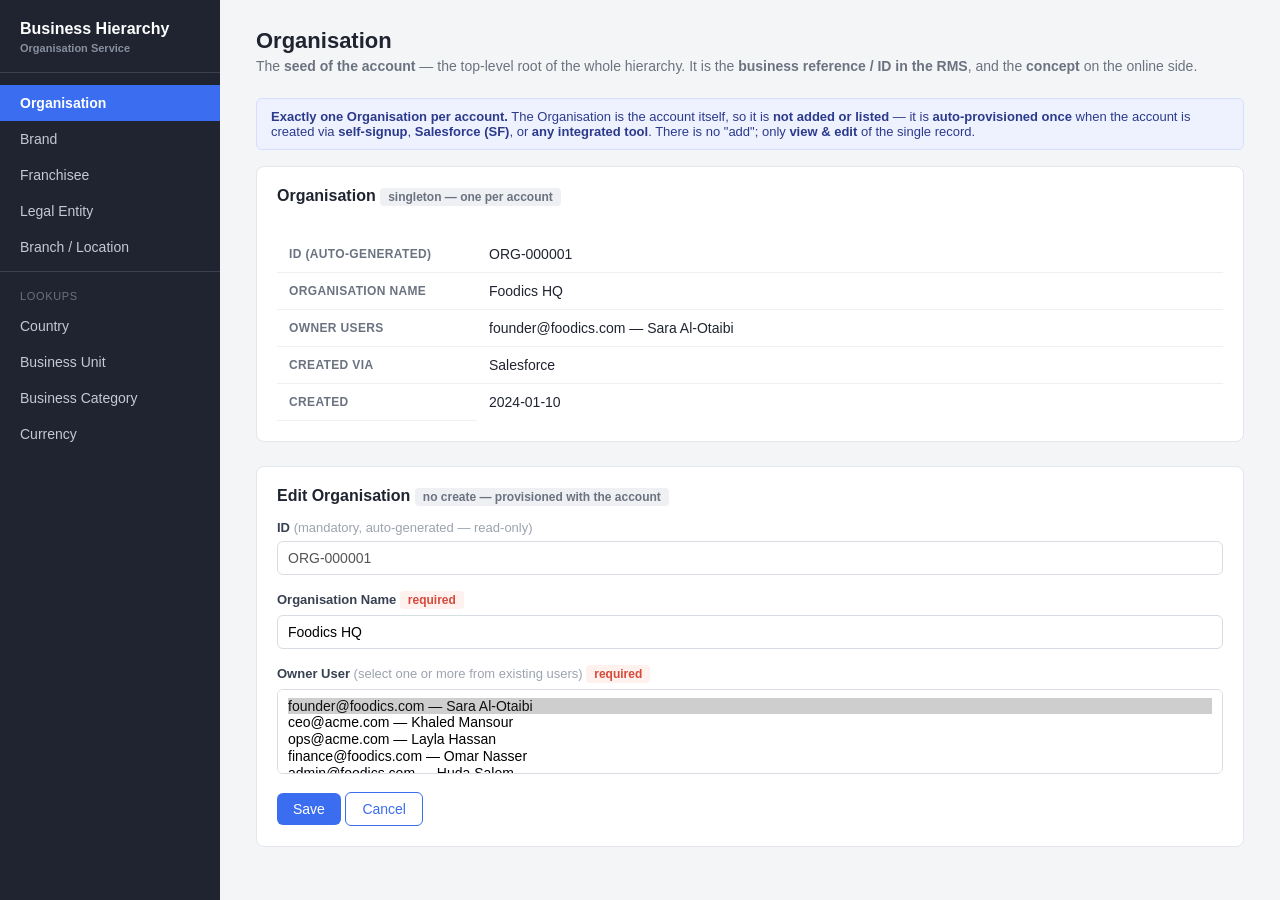
<file: index.html>
<!DOCTYPE html>
<html lang="en">
<head>
<meta charset="UTF-8">
<meta http-equiv="refresh" content="0; url=organisation.html">
<title>Business Hierarchy Wireframes</title>
</head>
<body>
<p>Redirecting to <a href="organisation.html">organisation.html</a>…</p>
</body>
</html>
</file>
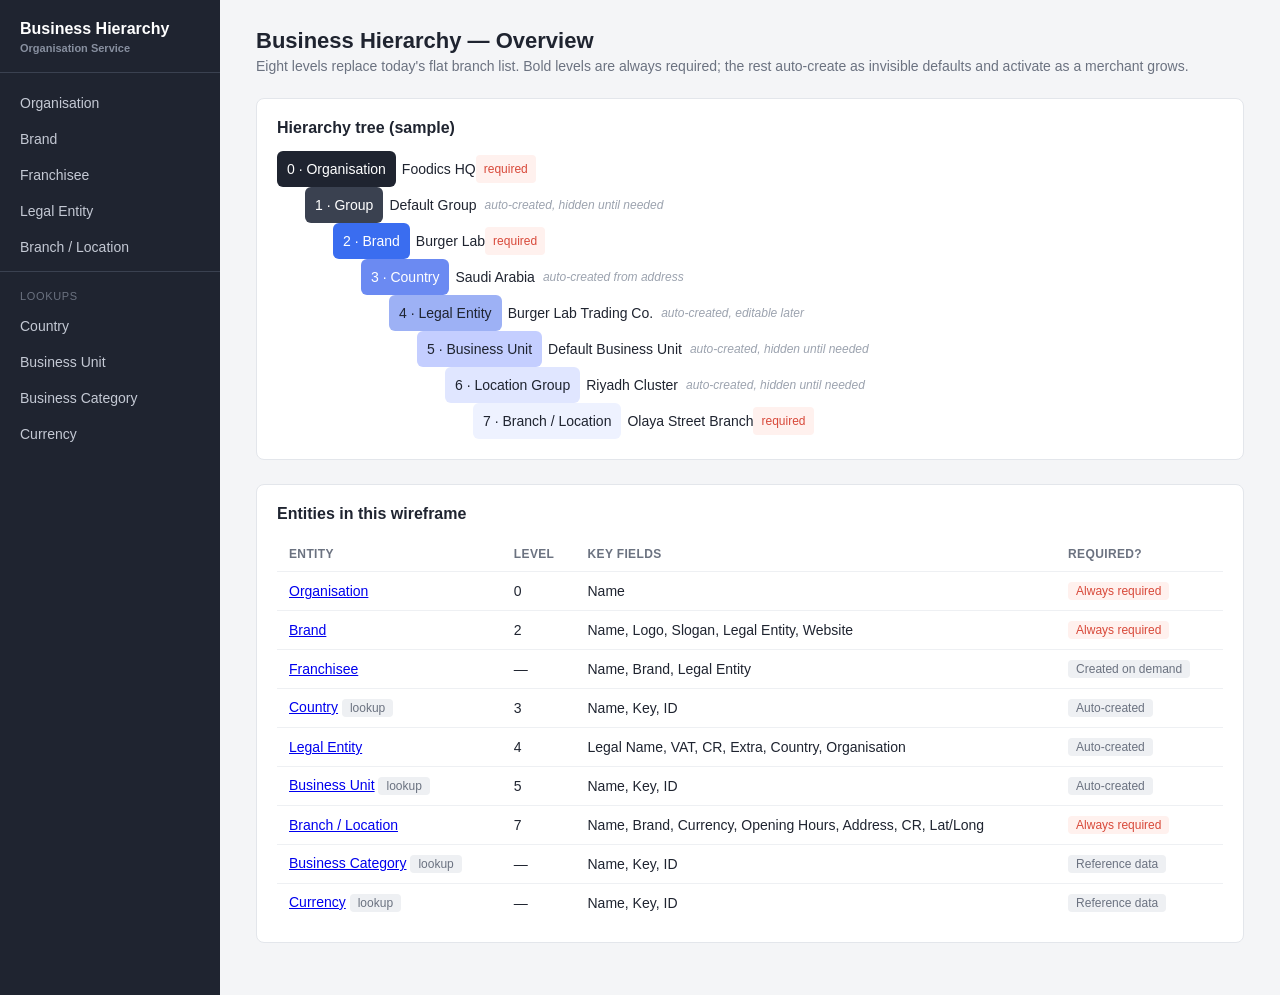
<file: wireframes/business-hierarchy/index.html>
<!DOCTYPE html>
<html lang="en">
<head>
<meta charset="UTF-8">
<meta name="viewport" content="width=device-width, initial-scale=1.0">
<title>Overview — Business Hierarchy Wireframe</title>
<link rel="stylesheet" href="style.css">
</head>
<body>
<div class="layout">
  <nav class="sidebar">
      <h1>Business Hierarchy<br><span class="badge">Organisation Service</span></h1>
      <a href="organisation.html">Organisation</a>
      <a href="brand.html">Brand</a>
      <a href="franchisee.html">Franchisee</a>
      <a href="legal-entity.html">Legal Entity</a>
      <a href="branch.html">Branch / Location</a>
      <div class="nav-group">Lookups</div>
      <a href="country.html">Country</a>
      <a href="business-unit.html">Business Unit</a>
      <a href="business-category.html">Business Category</a>
      <a href="currency.html">Currency</a>
    </nav>
  <main class="main">
    
<h2>Business Hierarchy — Overview</h2>
<p class="subtitle">Eight levels replace today's flat branch list. Bold levels are always required; the rest auto-create as invisible defaults and activate as a merchant grows.</p>
<div class="card">
  <h3>Hierarchy tree (sample)</h3>
  <div class="tree">
    <div><span class="lvl l0">0 · Organisation</span> Foodics HQ <span class="tag required">required</span></div>
    <div class="indent-1"><span class="lvl l1">1 · Group</span> Default Group <span class="auto">auto-created, hidden until needed</span></div>
    <div class="indent-2"><span class="lvl l2">2 · Brand</span> Burger Lab <span class="tag required">required</span></div>
    <div class="indent-3"><span class="lvl l3">3 · Country</span> Saudi Arabia <span class="auto">auto-created from address</span></div>
    <div class="indent-4"><span class="lvl l4">4 · Legal Entity</span> Burger Lab Trading Co. <span class="auto">auto-created, editable later</span></div>
    <div class="indent-5"><span class="lvl l5">5 · Business Unit</span> Default Business Unit <span class="auto">auto-created, hidden until needed</span></div>
    <div class="indent-6"><span class="lvl l6">6 · Location Group</span> Riyadh Cluster <span class="auto">auto-created, hidden until needed</span></div>
    <div class="indent-7"><span class="lvl l7">7 · Branch / Location</span> Olaya Street Branch <span class="tag required">required</span></div>
  </div>
</div>
<div class="card">
  <h3>Entities in this wireframe</h3>
  <table>
    <thead><tr><th>Entity</th><th>Level</th><th>Key fields</th><th>Required?</th></tr></thead>
    <tbody>
      <tr><td><a href="organisation.html">Organisation</a></td><td>0</td><td>Name</td><td><span class="tag required">Always required</span></td></tr>
      <tr><td><a href="brand.html">Brand</a></td><td>2</td><td>Name, Logo, Slogan, Legal Entity, Website</td><td><span class="tag required">Always required</span></td></tr>
      <tr><td><a href="franchisee.html">Franchisee</a></td><td>—</td><td>Name, Brand, Legal Entity</td><td><span class="tag optional">Created on demand</span></td></tr>
      <tr><td><a href="country.html">Country</a> <span class="tag optional">lookup</span></td><td>3</td><td>Name, Key, ID</td><td><span class="tag optional">Auto-created</span></td></tr>
      <tr><td><a href="legal-entity.html">Legal Entity</a></td><td>4</td><td>Legal Name, VAT, CR, Extra, Country, Organisation</td><td><span class="tag optional">Auto-created</span></td></tr>
      <tr><td><a href="business-unit.html">Business Unit</a> <span class="tag optional">lookup</span></td><td>5</td><td>Name, Key, ID</td><td><span class="tag optional">Auto-created</span></td></tr>
      <tr><td><a href="branch.html">Branch / Location</a></td><td>7</td><td>Name, Brand, Currency, Opening Hours, Address, CR, Lat/Long</td><td><span class="tag required">Always required</span></td></tr>
      <tr><td><a href="business-category.html">Business Category</a> <span class="tag optional">lookup</span></td><td>—</td><td>Name, Key, ID</td><td><span class="tag optional">Reference data</span></td></tr>
      <tr><td><a href="currency.html">Currency</a> <span class="tag optional">lookup</span></td><td>—</td><td>Name, Key, ID</td><td><span class="tag optional">Reference data</span></td></tr>
    </tbody>
  </table>
</div>

  </main>
</div>
</body>
</html>
</file>
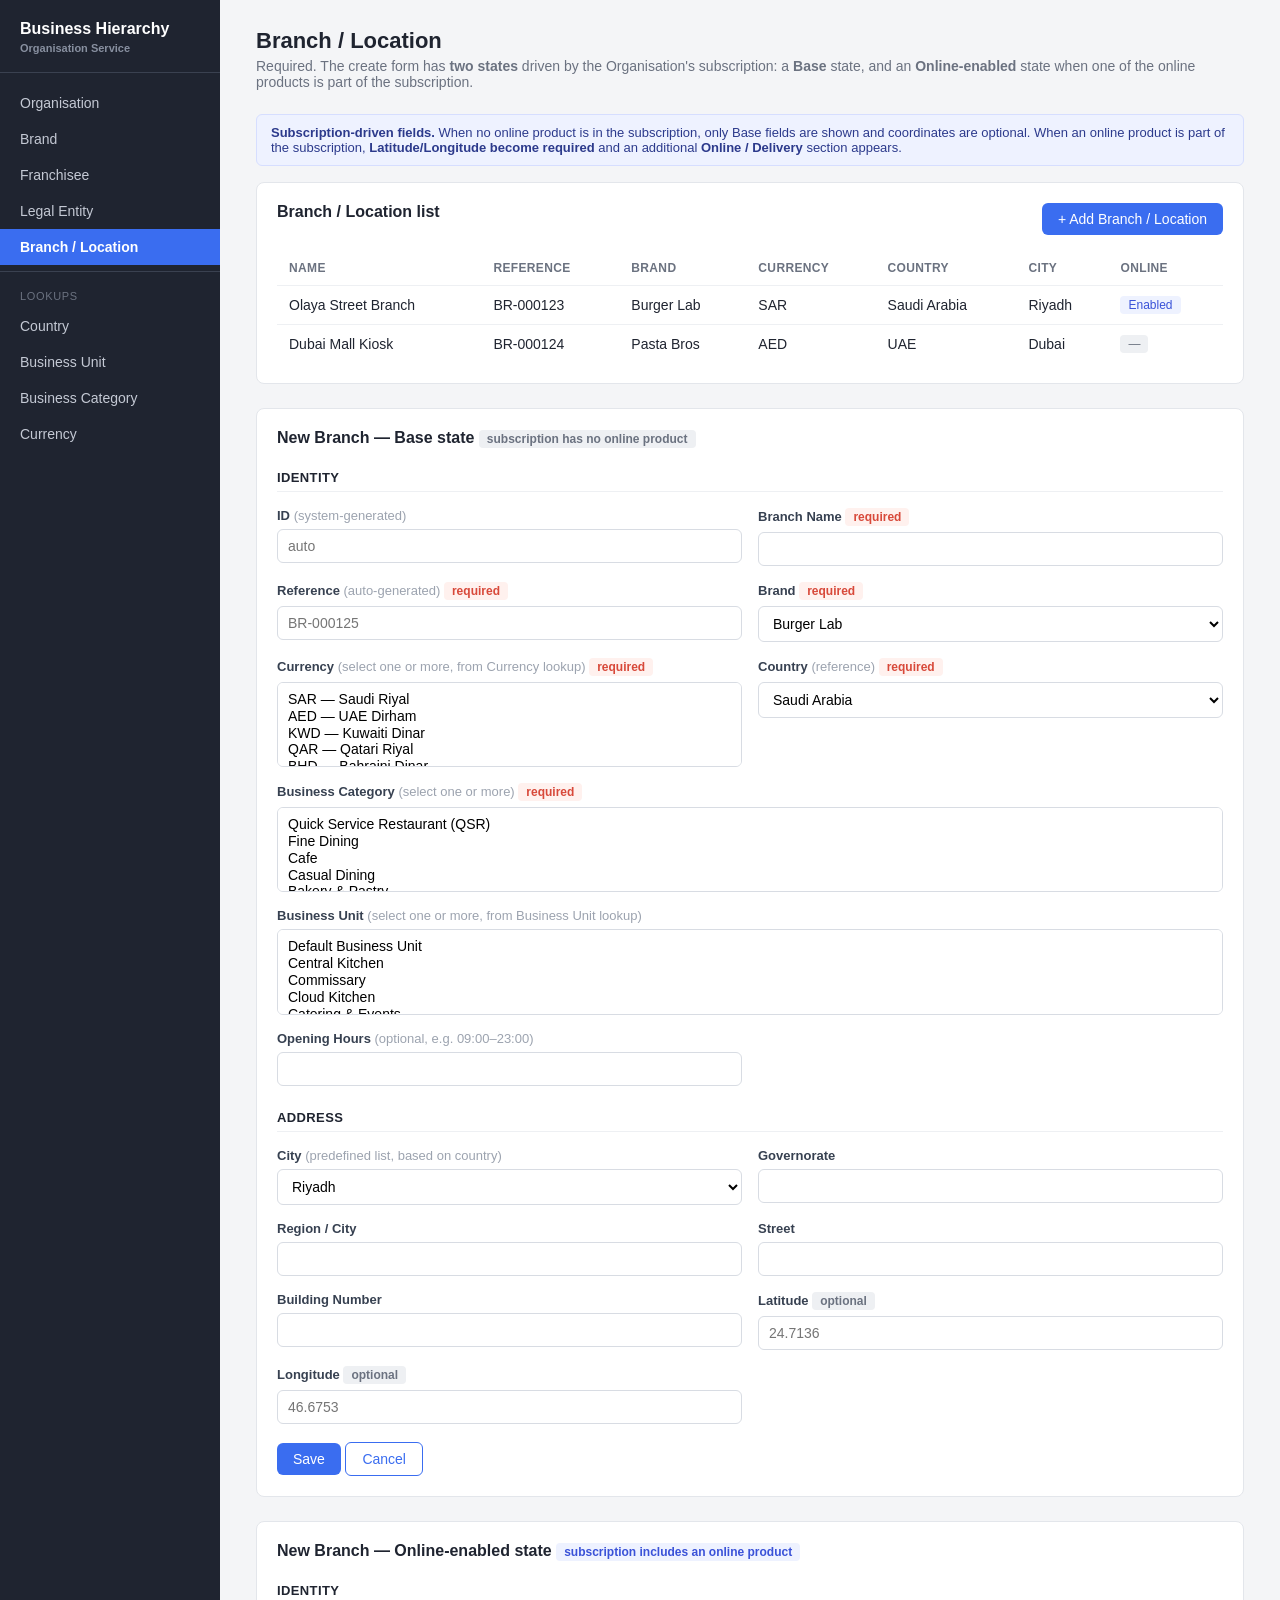
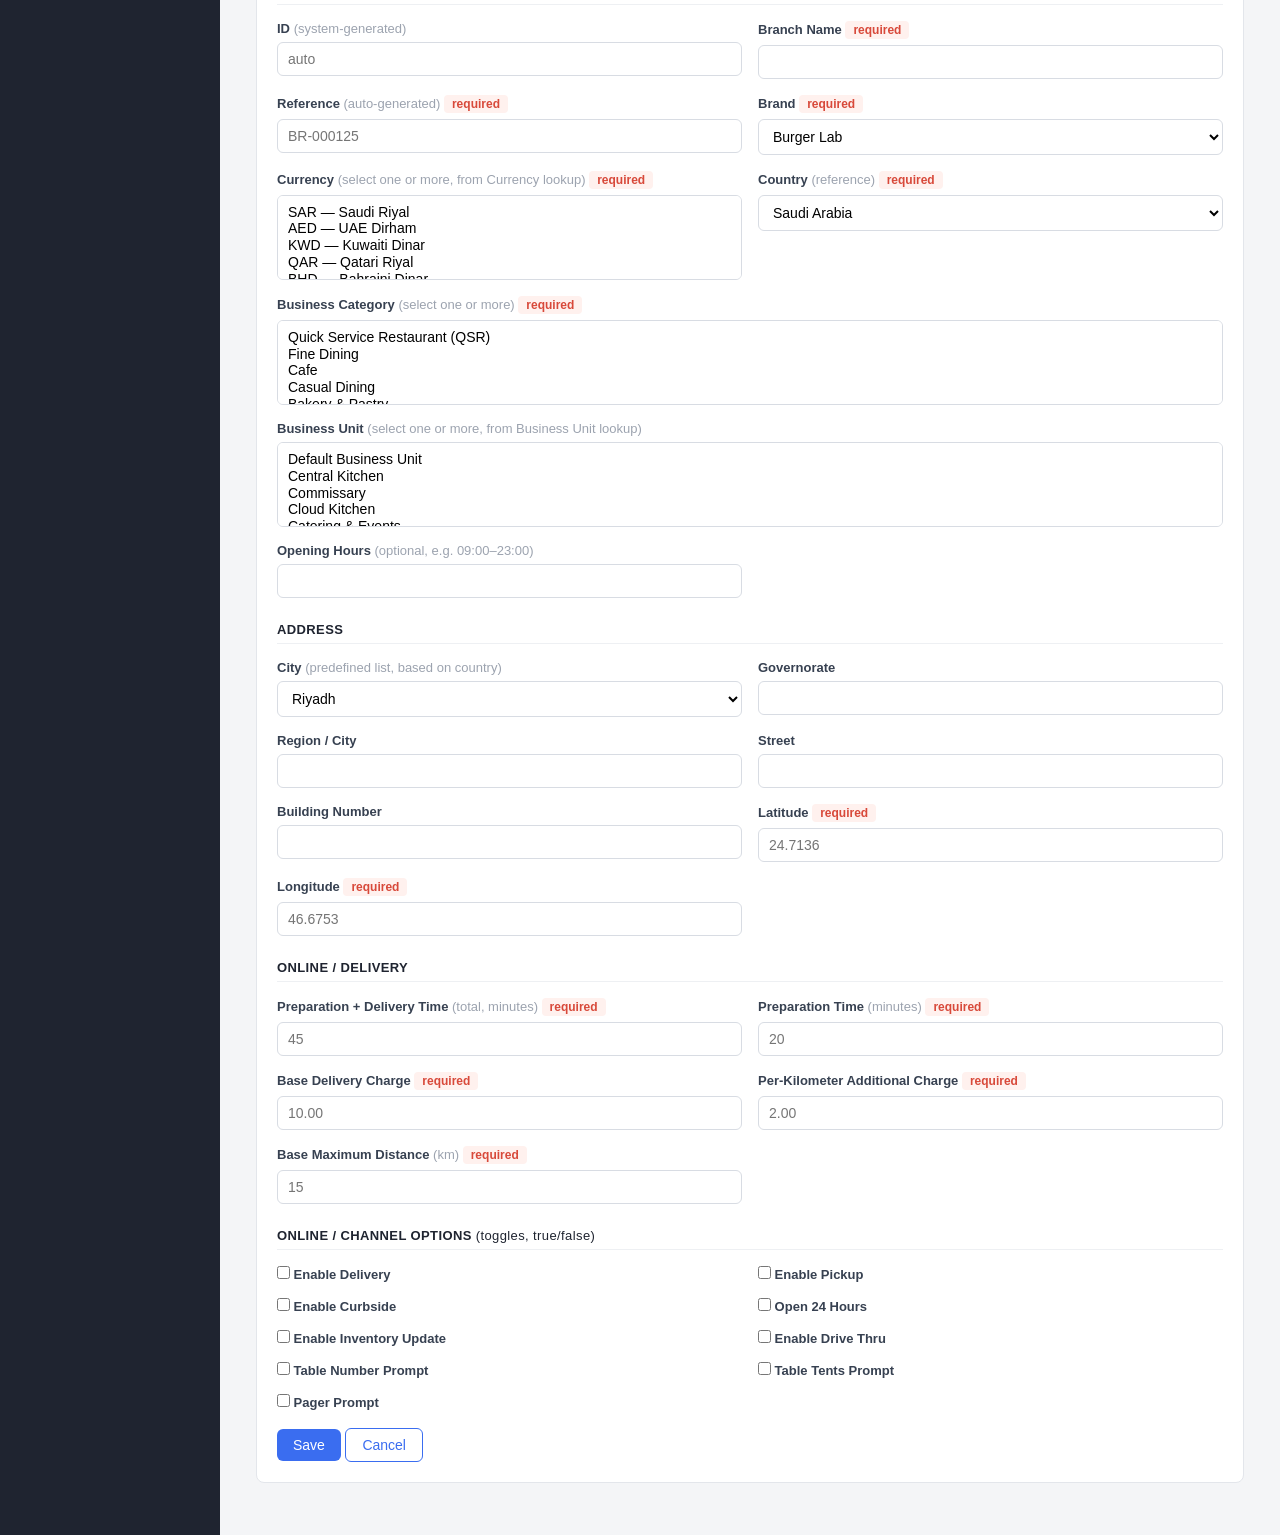
<file: branch.html>
<!DOCTYPE html>
<html lang="en">
<head>
<meta charset="UTF-8">
<meta name="viewport" content="width=device-width, initial-scale=1.0">
<title>Branch / Location — Business Hierarchy Wireframe</title>
<link rel="stylesheet" href="style.css">
<style>
  .section-head { grid-column: span 2; font-size: 13px; font-weight: 700; color: #1f2430; text-transform: uppercase; letter-spacing: .03em; border-bottom: 1px solid #eef0f3; padding-bottom: 6px; margin-top: 8px; }
  .note { background: #eef2ff; border: 1px solid #d6deff; color: #2c3a8c; border-radius: 6px; padding: 10px 14px; font-size: 13px; margin-bottom: 16px; }
  .toggle { display: inline-block; background: #eef0f3; color: #6b7280; border-radius: 4px; padding: 2px 8px; font-size: 12px; }
</style>
</head>
<body>
<div class="layout">
  <nav class="sidebar">
      <h1>Business Hierarchy<br><span class="badge">Organisation Service</span></h1>
      <a href="organisation.html">Organisation</a>
      <a href="brand.html">Brand</a>
      <a href="franchisee.html">Franchisee</a>
      <a href="legal-entity.html">Legal Entity</a>
      <a href="branch.html" class="active">Branch / Location</a>
      <div class="nav-group">Lookups</div>
      <a href="country.html">Country</a>
      <a href="business-unit.html">Business Unit</a>
      <a href="business-category.html">Business Category</a>
      <a href="currency.html">Currency</a>
    </nav>
  <main class="main">

    <h2>Branch / Location</h2>
    <p class="subtitle">Required. The create form has <strong>two states</strong> driven by the Organisation's subscription: a <strong>Base</strong> state, and an <strong>Online-enabled</strong> state when one of the online products is part of the subscription.</p>

    <div class="note">
      <strong>Subscription-driven fields.</strong> When no online product is in the subscription, only Base fields are shown and coordinates are optional.
      When an online product is part of the subscription, <strong>Latitude/Longitude become required</strong> and an additional <strong>Online / Delivery</strong> section appears.
    </div>

    <div class="card">
      <div class="toolbar">
        <h3>Branch / Location list</h3>
        <a class="btn" href="#new-branch">+ Add Branch / Location</a>
      </div>
      <table>
        <thead><tr><th>Name</th><th>Reference</th><th>Brand</th><th>Currency</th><th>Country</th><th>City</th><th>Online</th></tr></thead>
        <tbody>
          <tr><td>Olaya Street Branch</td><td>BR-000123</td><td>Burger Lab</td><td>SAR</td><td>Saudi Arabia</td><td>Riyadh</td><td><span class="tag">Enabled</span></td></tr>
          <tr><td>Dubai Mall Kiosk</td><td>BR-000124</td><td>Pasta Bros</td><td>AED</td><td>UAE</td><td>Dubai</td><td><span class="toggle">—</span></td></tr>
        </tbody>
      </table>
    </div>

    <!-- ============ STATE 1: BASE (no online product) ============ -->
    <div class="card" id="new-branch">
      <h3>New Branch — Base state <span class="toggle">subscription has no online product</span></h3>
      <div class="form-grid">

        <div class="section-head">Identity</div>
        <div class="field"><label>ID <span class="hint">(system-generated)</span></label><input type='text' placeholder='auto' disabled></div>
        <div class="field"><label>Branch Name <span class="tag required">required</span></label><input type='text' placeholder=''></div>
        <div class="field"><label>Reference <span class="hint">(auto-generated)</span> <span class="tag required">required</span></label><input type='text' placeholder='BR-000125' disabled></div>
        <div class="field"><label>Brand <span class="tag required">required</span></label><select><option>Burger Lab</option><option>Pasta Bros</option></select></div>
        <div class="field"><label>Currency <span class="hint">(select one or more, from Currency lookup)</span> <span class="tag required">required</span></label><select multiple size="4"><option>SAR — Saudi Riyal</option><option>AED — UAE Dirham</option><option>KWD — Kuwaiti Dinar</option><option>QAR — Qatari Riyal</option><option>BHD — Bahraini Dinar</option><option>OMR — Omani Rial</option><option>EGP — Egyptian Pound</option></select></div>
        <div class="field"><label>Country <span class="hint">(reference)</span> <span class="tag required">required</span></label><select><option>Saudi Arabia</option><option>UAE</option><option>Kuwait</option></select></div>
        <div class="field span-2"><label>Business Category <span class="hint">(select one or more)</span> <span class="tag required">required</span></label><select multiple size="4"><option>Quick Service Restaurant (QSR)</option><option>Fine Dining</option><option>Cafe</option><option>Casual Dining</option><option>Bakery &amp; Pastry</option><option>Food Truck</option><option>Cloud Kitchen</option><option>Bar &amp; Lounge</option></select></div>
        <div class="field span-2"><label>Business Unit <span class="hint">(select one or more, from Business Unit lookup)</span></label><select multiple size="4"><option>Default Business Unit</option><option>Central Kitchen</option><option>Commissary</option><option>Cloud Kitchen</option><option>Catering &amp; Events</option><option>Franchise Operations</option></select></div>
        <div class="field"><label>Opening Hours <span class="hint">(optional, e.g. 09:00–23:00)</span></label><input type='text' placeholder=''></div>

        <div class="section-head">Address</div>
        <div class="field"><label>City <span class="hint">(predefined list, based on country)</span></label><select><option>Riyadh</option><option>Jeddah</option><option>Dammam</option></select></div>
        <div class="field"><label>Governorate</label><input type='text' placeholder=''></div>
        <div class="field"><label>Region / City</label><input type='text' placeholder=''></div>
        <div class="field"><label>Street</label><input type='text' placeholder=''></div>
        <div class="field"><label>Building Number</label><input type='text' placeholder=''></div>
        <div class="field"><label>Latitude <span class="tag optional">optional</span></label><input type='text' placeholder='24.7136'></div>
        <div class="field"><label>Longitude <span class="tag optional">optional</span></label><input type='text' placeholder='46.6753'></div>
      </div>
      <br>
      <a class="btn" href="#">Save</a>
      <a class="btn secondary" href="#">Cancel</a>
    </div>

    <!-- ============ STATE 2: ONLINE-ENABLED ============ -->
    <div class="card" id="new-branch-online">
      <h3>New Branch — Online-enabled state <span class="tag">subscription includes an online product</span></h3>
      <div class="form-grid">

        <div class="section-head">Identity</div>
        <div class="field"><label>ID <span class="hint">(system-generated)</span></label><input type='text' placeholder='auto' disabled></div>
        <div class="field"><label>Branch Name <span class="tag required">required</span></label><input type='text' placeholder=''></div>
        <div class="field"><label>Reference <span class="hint">(auto-generated)</span> <span class="tag required">required</span></label><input type='text' placeholder='BR-000125' disabled></div>
        <div class="field"><label>Brand <span class="tag required">required</span></label><select><option>Burger Lab</option><option>Pasta Bros</option></select></div>
        <div class="field"><label>Currency <span class="hint">(select one or more, from Currency lookup)</span> <span class="tag required">required</span></label><select multiple size="4"><option>SAR — Saudi Riyal</option><option>AED — UAE Dirham</option><option>KWD — Kuwaiti Dinar</option><option>QAR — Qatari Riyal</option><option>BHD — Bahraini Dinar</option><option>OMR — Omani Rial</option><option>EGP — Egyptian Pound</option></select></div>
        <div class="field"><label>Country <span class="hint">(reference)</span> <span class="tag required">required</span></label><select><option>Saudi Arabia</option><option>UAE</option><option>Kuwait</option></select></div>
        <div class="field span-2"><label>Business Category <span class="hint">(select one or more)</span> <span class="tag required">required</span></label><select multiple size="4"><option>Quick Service Restaurant (QSR)</option><option>Fine Dining</option><option>Cafe</option><option>Casual Dining</option><option>Bakery &amp; Pastry</option><option>Food Truck</option><option>Cloud Kitchen</option><option>Bar &amp; Lounge</option></select></div>
        <div class="field span-2"><label>Business Unit <span class="hint">(select one or more, from Business Unit lookup)</span></label><select multiple size="4"><option>Default Business Unit</option><option>Central Kitchen</option><option>Commissary</option><option>Cloud Kitchen</option><option>Catering &amp; Events</option><option>Franchise Operations</option></select></div>
        <div class="field"><label>Opening Hours <span class="hint">(optional, e.g. 09:00–23:00)</span></label><input type='text' placeholder=''></div>

        <div class="section-head">Address</div>
        <div class="field"><label>City <span class="hint">(predefined list, based on country)</span></label><select><option>Riyadh</option><option>Jeddah</option><option>Dammam</option></select></div>
        <div class="field"><label>Governorate</label><input type='text' placeholder=''></div>
        <div class="field"><label>Region / City</label><input type='text' placeholder=''></div>
        <div class="field"><label>Street</label><input type='text' placeholder=''></div>
        <div class="field"><label>Building Number</label><input type='text' placeholder=''></div>
        <div class="field"><label>Latitude <span class="tag required">required</span></label><input type='text' placeholder='24.7136'></div>
        <div class="field"><label>Longitude <span class="tag required">required</span></label><input type='text' placeholder='46.6753'></div>

        <div class="section-head">Online / Delivery</div>
        <div class="field"><label>Preparation + Delivery Time <span class="hint">(total, minutes)</span> <span class="tag required">required</span></label><input type='text' placeholder='45'></div>
        <div class="field"><label>Preparation Time <span class="hint">(minutes)</span> <span class="tag required">required</span></label><input type='text' placeholder='20'></div>
        <div class="field"><label>Base Delivery Charge <span class="tag required">required</span></label><input type='text' placeholder='10.00'></div>
        <div class="field"><label>Per-Kilometer Additional Charge <span class="tag required">required</span></label><input type='text' placeholder='2.00'></div>
        <div class="field"><label>Base Maximum Distance <span class="hint">(km)</span> <span class="tag required">required</span></label><input type='text' placeholder='15'></div>

        <div class="section-head">Online / Channel Options <span class="hint" style="text-transform:none;font-weight:400;">(toggles, true/false)</span></div>
        <div class="field"><label><input type='checkbox'> Enable Delivery</label></div>
        <div class="field"><label><input type='checkbox'> Enable Pickup</label></div>
        <div class="field"><label><input type='checkbox'> Enable Curbside</label></div>
        <div class="field"><label><input type='checkbox'> Open 24 Hours</label></div>
        <div class="field"><label><input type='checkbox'> Enable Inventory Update</label></div>
        <div class="field"><label><input type='checkbox'> Enable Drive Thru</label></div>
        <div class="field"><label><input type='checkbox'> Table Number Prompt</label></div>
        <div class="field"><label><input type='checkbox'> Table Tents Prompt</label></div>
        <div class="field"><label><input type='checkbox'> Pager Prompt</label></div>
      </div>
      <br>
      <a class="btn" href="#">Save</a>
      <a class="btn secondary" href="#">Cancel</a>
    </div>

  </main>
</div>
</body>
</html>
</file>
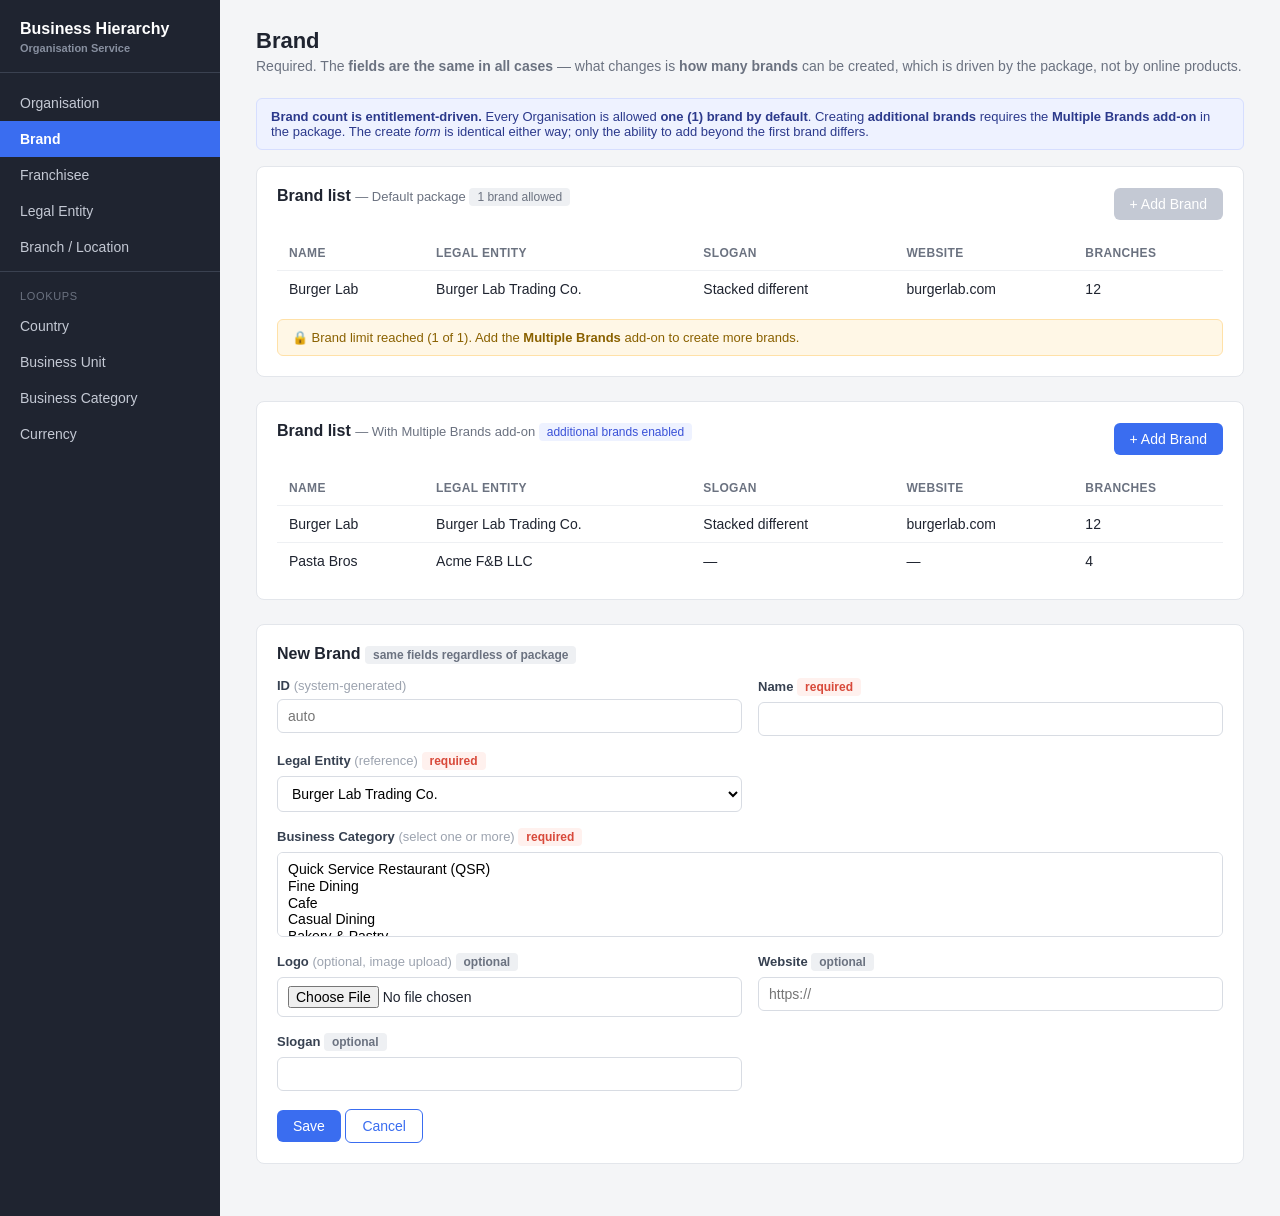
<file: brand.html>
<!DOCTYPE html>
<html lang="en">
<head>
<meta charset="UTF-8">
<meta name="viewport" content="width=device-width, initial-scale=1.0">
<title>Brand — Business Hierarchy Wireframe</title>
<link rel="stylesheet" href="style.css">
<style>
  .section-head { grid-column: span 2; font-size: 13px; font-weight: 700; color: #1f2430; text-transform: uppercase; letter-spacing: .03em; border-bottom: 1px solid #eef0f3; padding-bottom: 6px; margin-top: 8px; }
  .note { background: #eef2ff; border: 1px solid #d6deff; color: #2c3a8c; border-radius: 6px; padding: 10px 14px; font-size: 13px; margin-bottom: 16px; }
  .toggle { display: inline-block; background: #eef0f3; color: #6b7280; border-radius: 4px; padding: 2px 8px; font-size: 12px; }
  .btn.disabled { background: #c4c9d4; cursor: not-allowed; pointer-events: none; }
  .lock { background: #fff7e6; border: 1px solid #ffe1a8; color: #8a6100; border-radius: 6px; padding: 10px 14px; font-size: 13px; margin-top: 12px; }
  .count { color: #6b7280; font-size: 13px; font-weight: 400; }
</style>
</head>
<body>
<div class="layout">
  <nav class="sidebar">
      <h1>Business Hierarchy<br><span class="badge">Organisation Service</span></h1>
      <a href="organisation.html">Organisation</a>
      <a href="brand.html" class="active">Brand</a>
      <a href="franchisee.html">Franchisee</a>
      <a href="legal-entity.html">Legal Entity</a>
      <a href="branch.html">Branch / Location</a>
      <div class="nav-group">Lookups</div>
      <a href="country.html">Country</a>
      <a href="business-unit.html">Business Unit</a>
      <a href="business-category.html">Business Category</a>
      <a href="currency.html">Currency</a>
    </nav>
  <main class="main">

    <h2>Brand</h2>
    <p class="subtitle">Required. The <strong>fields are the same in all cases</strong> — what changes is <strong>how many brands</strong> can be created, which is driven by the package, not by online products.</p>

    <div class="note">
      <strong>Brand count is entitlement-driven.</strong> Every Organisation is allowed <strong>one (1) brand by default</strong>.
      Creating <strong>additional brands</strong> requires the <strong>Multiple Brands add-on</strong> in the package.
      The create <em>form</em> is identical either way; only the ability to add beyond the first brand differs.
    </div>

    <!-- ============ STATE 1: DEFAULT — 1 brand, no add-on ============ -->
    <div class="card">
      <div class="toolbar">
        <h3>Brand list <span class="count">— Default package <span class="toggle">1 brand allowed</span></span></h3>
        <a class="btn disabled" href="#" title="Requires Multiple Brands add-on">+ Add Brand</a>
      </div>
      <table>
        <thead><tr><th>Name</th><th>Legal Entity</th><th>Slogan</th><th>Website</th><th>Branches</th></tr></thead>
        <tbody>
          <tr><td>Burger Lab</td><td>Burger Lab Trading Co.</td><td>Stacked different</td><td>burgerlab.com</td><td>12</td></tr>
        </tbody>
      </table>
      <div class="lock">🔒 Brand limit reached (1 of 1). Add the <strong>Multiple Brands</strong> add-on to create more brands.</div>
    </div>

    <!-- ============ STATE 2: WITH MULTIPLE BRANDS ADD-ON ============ -->
    <div class="card">
      <div class="toolbar">
        <h3>Brand list <span class="count">— With Multiple Brands add-on <span class="tag">additional brands enabled</span></span></h3>
        <a class="btn" href="#new-brand">+ Add Brand</a>
      </div>
      <table>
        <thead><tr><th>Name</th><th>Legal Entity</th><th>Slogan</th><th>Website</th><th>Branches</th></tr></thead>
        <tbody>
          <tr><td>Burger Lab</td><td>Burger Lab Trading Co.</td><td>Stacked different</td><td>burgerlab.com</td><td>12</td></tr>
          <tr><td>Pasta Bros</td><td>Acme F&B LLC</td><td>—</td><td>—</td><td>4</td></tr>
        </tbody>
      </table>
    </div>

    <!-- ============ CREATE FORM (same fields in both states) ============ -->
    <div class="card" id="new-brand">
      <h3>New Brand <span class="toggle">same fields regardless of package</span></h3>
      <div class="form-grid">
        <div class="field"><label>ID <span class="hint">(system-generated)</span></label><input type='text' placeholder='auto' disabled></div>
        <div class="field"><label>Name <span class="tag required">required</span></label><input type='text' placeholder=''></div>
        <div class="field"><label>Legal Entity <span class="hint">(reference)</span> <span class="tag required">required</span></label><select><option>Burger Lab Trading Co.</option><option>Acme F&B LLC</option></select></div>
        <div class="field span-2"><label>Business Category <span class="hint">(select one or more)</span> <span class="tag required">required</span></label><select multiple size="4"><option>Quick Service Restaurant (QSR)</option><option>Fine Dining</option><option>Cafe</option><option>Casual Dining</option><option>Bakery &amp; Pastry</option><option>Food Truck</option><option>Cloud Kitchen</option><option>Bar &amp; Lounge</option></select></div>
        <div class="field"><label>Logo <span class="hint">(optional, image upload)</span> <span class="tag optional">optional</span></label><input type='file'></div>
        <div class="field"><label>Website <span class="tag optional">optional</span></label><input type='text' placeholder='https://'></div>
        <div class="field"><label>Slogan <span class="tag optional">optional</span></label><input type='text' placeholder=''></div>
      </div>
      <br>
      <a class="btn" href="#">Save</a>
      <a class="btn secondary" href="#">Cancel</a>
    </div>

  </main>
</div>
</body>
</html>
</file>
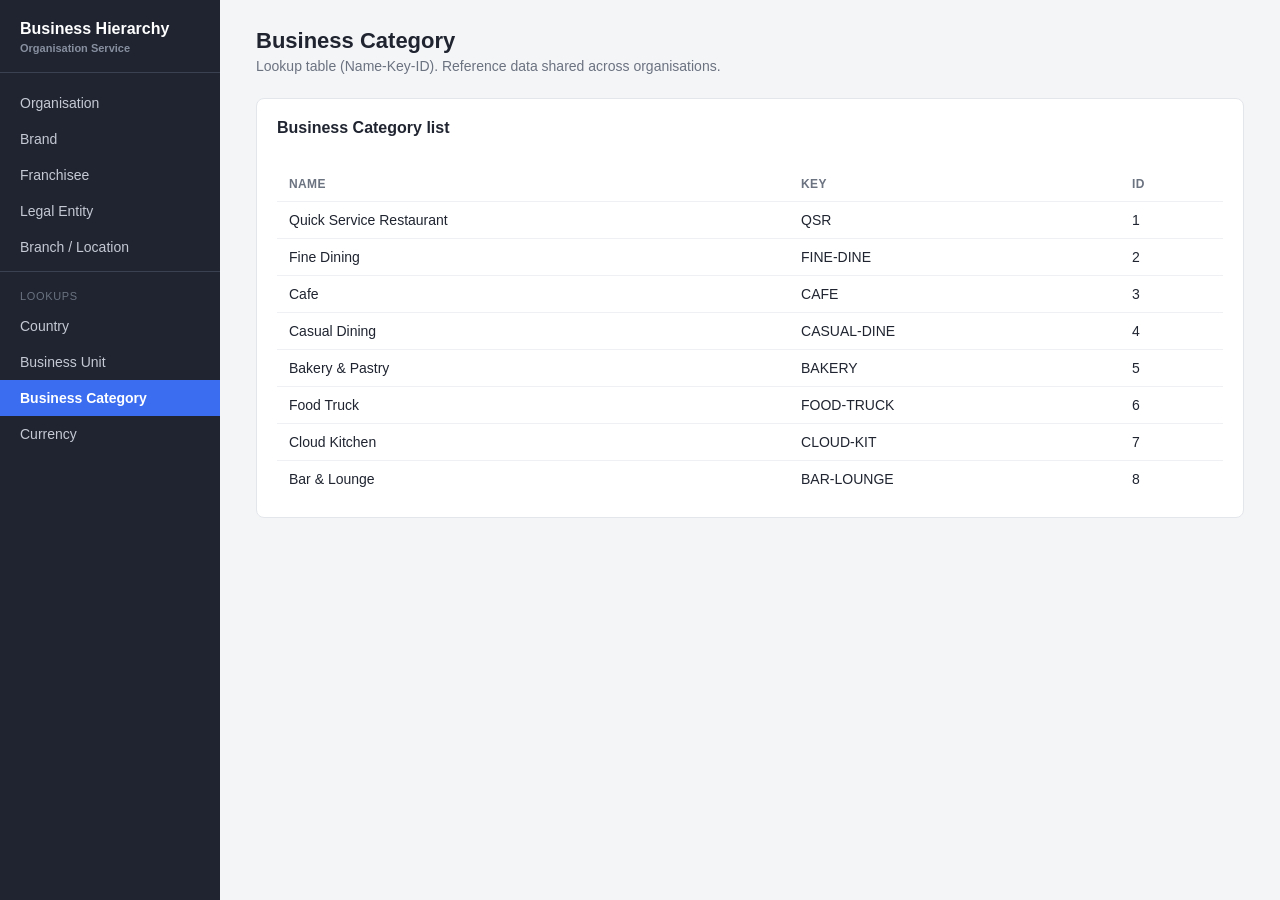
<file: business-category.html>
<!DOCTYPE html>
<html lang="en">
<head>
<meta charset="UTF-8">
<meta name="viewport" content="width=device-width, initial-scale=1.0">
<title>Business Category (Lookup) — Business Hierarchy Wireframe</title>
<link rel="stylesheet" href="style.css">
</head>
<body>
<div class="layout">
  <nav class="sidebar">
      <h1>Business Hierarchy<br><span class="badge">Organisation Service</span></h1>
      <a href="organisation.html">Organisation</a>
      <a href="brand.html">Brand</a>
      <a href="franchisee.html">Franchisee</a>
      <a href="legal-entity.html">Legal Entity</a>
      <a href="branch.html">Branch / Location</a>
      <div class="nav-group">Lookups</div>
      <a href="country.html">Country</a>
      <a href="business-unit.html">Business Unit</a>
      <a href="business-category.html" class="active">Business Category</a>
      <a href="currency.html">Currency</a>
    </nav>
  <main class="main">
    
    <h2>Business Category</h2>
    <p class="subtitle">Lookup table (Name-Key-ID). Reference data shared across organisations.</p>
    <div class="card">
      <div class="toolbar">
        <h3>Business Category list</h3>
      </div>
      <table>
        <thead><tr><th>Name</th><th>Key</th><th>ID</th></tr></thead>
        <tbody>
          <tr><td>Quick Service Restaurant</td><td>QSR</td><td>1</td></tr>
          <tr><td>Fine Dining</td><td>FINE-DINE</td><td>2</td></tr>
          <tr><td>Cafe</td><td>CAFE</td><td>3</td></tr>
          <tr><td>Casual Dining</td><td>CASUAL-DINE</td><td>4</td></tr>
          <tr><td>Bakery & Pastry</td><td>BAKERY</td><td>5</td></tr>
          <tr><td>Food Truck</td><td>FOOD-TRUCK</td><td>6</td></tr>
          <tr><td>Cloud Kitchen</td><td>CLOUD-KIT</td><td>7</td></tr>
          <tr><td>Bar & Lounge</td><td>BAR-LOUNGE</td><td>8</td></tr>
        </tbody>
      </table>
    </div>

  </main>
</div>
</body>
</html>
</file>
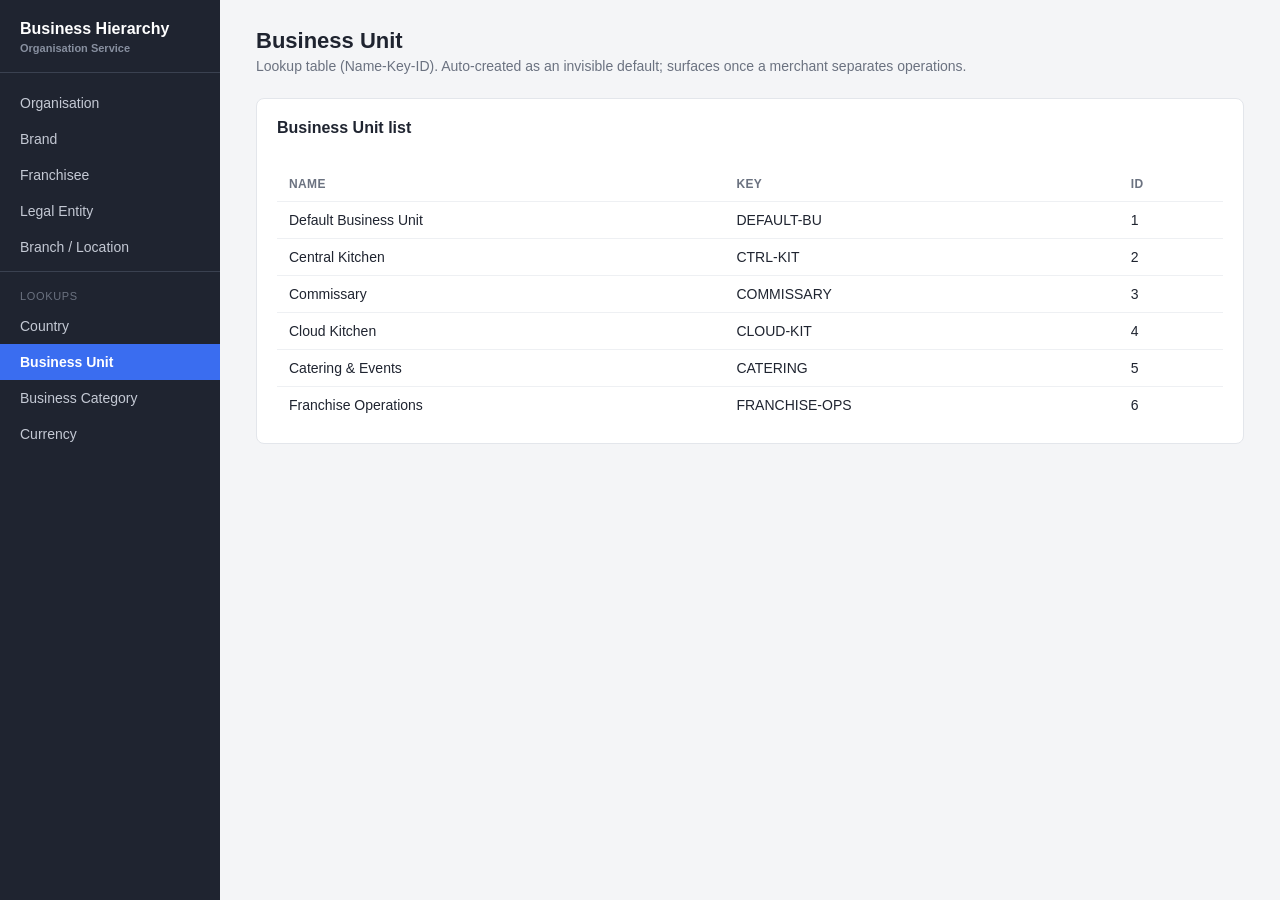
<file: business-unit.html>
<!DOCTYPE html>
<html lang="en">
<head>
<meta charset="UTF-8">
<meta name="viewport" content="width=device-width, initial-scale=1.0">
<title>Business Unit (Lookup) — Business Hierarchy Wireframe</title>
<link rel="stylesheet" href="style.css">
</head>
<body>
<div class="layout">
  <nav class="sidebar">
      <h1>Business Hierarchy<br><span class="badge">Organisation Service</span></h1>
      <a href="organisation.html">Organisation</a>
      <a href="brand.html">Brand</a>
      <a href="franchisee.html">Franchisee</a>
      <a href="legal-entity.html">Legal Entity</a>
      <a href="branch.html">Branch / Location</a>
      <div class="nav-group">Lookups</div>
      <a href="country.html">Country</a>
      <a href="business-unit.html" class="active">Business Unit</a>
      <a href="business-category.html">Business Category</a>
      <a href="currency.html">Currency</a>
    </nav>
  <main class="main">
    
    <h2>Business Unit</h2>
    <p class="subtitle">Lookup table (Name-Key-ID). Auto-created as an invisible default; surfaces once a merchant separates operations.</p>
    <div class="card">
      <div class="toolbar">
        <h3>Business Unit list</h3>
      </div>
      <table>
        <thead><tr><th>Name</th><th>Key</th><th>ID</th></tr></thead>
        <tbody>
          <tr><td>Default Business Unit</td><td>DEFAULT-BU</td><td>1</td></tr>
          <tr><td>Central Kitchen</td><td>CTRL-KIT</td><td>2</td></tr>
          <tr><td>Commissary</td><td>COMMISSARY</td><td>3</td></tr>
          <tr><td>Cloud Kitchen</td><td>CLOUD-KIT</td><td>4</td></tr>
          <tr><td>Catering & Events</td><td>CATERING</td><td>5</td></tr>
          <tr><td>Franchise Operations</td><td>FRANCHISE-OPS</td><td>6</td></tr>
        </tbody>
      </table>
    </div>

  </main>
</div>
</body>
</html>
</file>
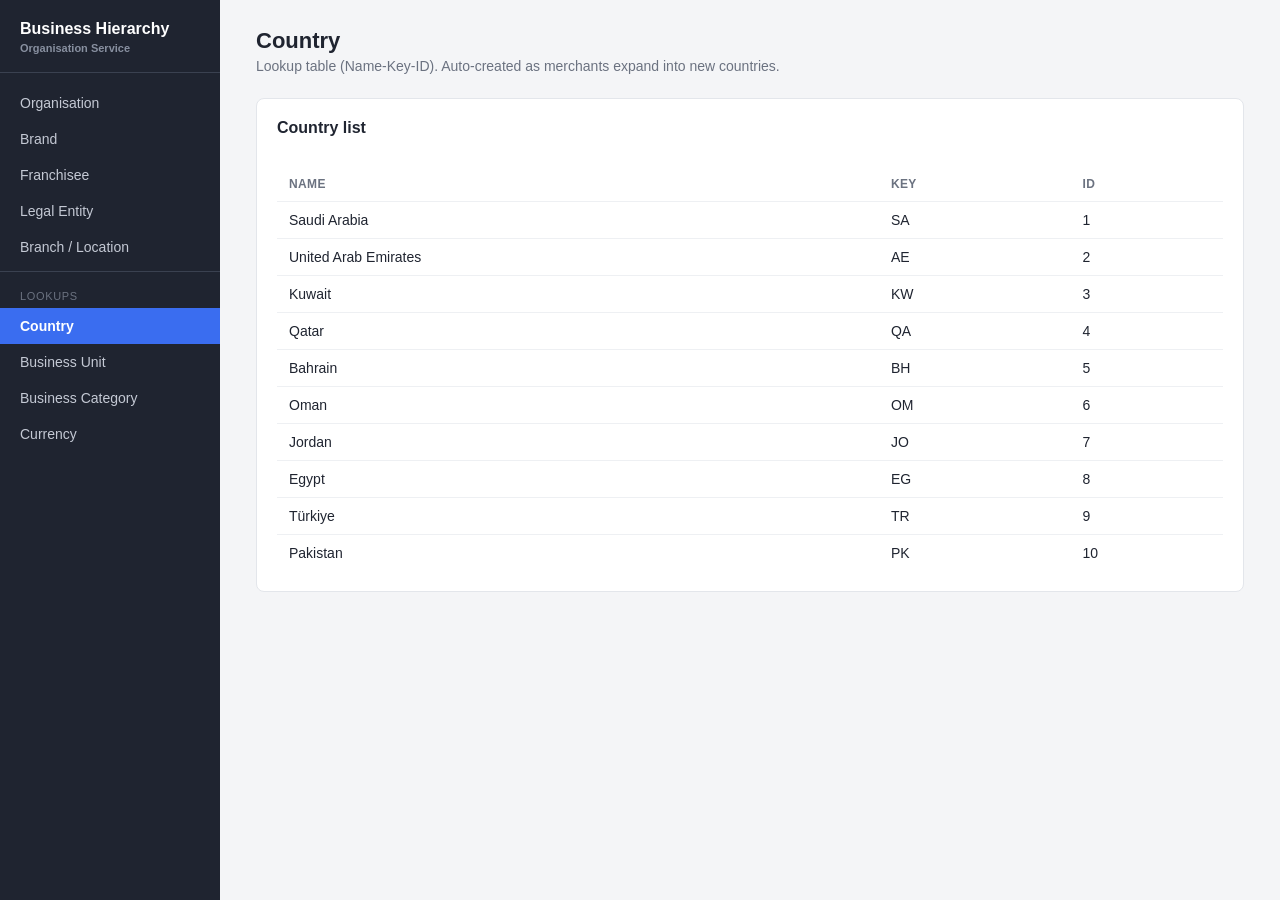
<file: country.html>
<!DOCTYPE html>
<html lang="en">
<head>
<meta charset="UTF-8">
<meta name="viewport" content="width=device-width, initial-scale=1.0">
<title>Country (Lookup) — Business Hierarchy Wireframe</title>
<link rel="stylesheet" href="style.css">
</head>
<body>
<div class="layout">
  <nav class="sidebar">
      <h1>Business Hierarchy<br><span class="badge">Organisation Service</span></h1>
      <a href="organisation.html">Organisation</a>
      <a href="brand.html">Brand</a>
      <a href="franchisee.html">Franchisee</a>
      <a href="legal-entity.html">Legal Entity</a>
      <a href="branch.html">Branch / Location</a>
      <div class="nav-group">Lookups</div>
      <a href="country.html" class="active">Country</a>
      <a href="business-unit.html">Business Unit</a>
      <a href="business-category.html">Business Category</a>
      <a href="currency.html">Currency</a>
    </nav>
  <main class="main">
    
    <h2>Country</h2>
    <p class="subtitle">Lookup table (Name-Key-ID). Auto-created as merchants expand into new countries.</p>
    <div class="card">
      <div class="toolbar">
        <h3>Country list</h3>
      </div>
      <table>
        <thead><tr><th>Name</th><th>Key</th><th>ID</th></tr></thead>
        <tbody>
          <tr><td>Saudi Arabia</td><td>SA</td><td>1</td></tr>
          <tr><td>United Arab Emirates</td><td>AE</td><td>2</td></tr>
          <tr><td>Kuwait</td><td>KW</td><td>3</td></tr>
          <tr><td>Qatar</td><td>QA</td><td>4</td></tr>
          <tr><td>Bahrain</td><td>BH</td><td>5</td></tr>
          <tr><td>Oman</td><td>OM</td><td>6</td></tr>
          <tr><td>Jordan</td><td>JO</td><td>7</td></tr>
          <tr><td>Egypt</td><td>EG</td><td>8</td></tr>
          <tr><td>Türkiye</td><td>TR</td><td>9</td></tr>
          <tr><td>Pakistan</td><td>PK</td><td>10</td></tr>
        </tbody>
      </table>
    </div>

  </main>
</div>
</body>
</html>
</file>
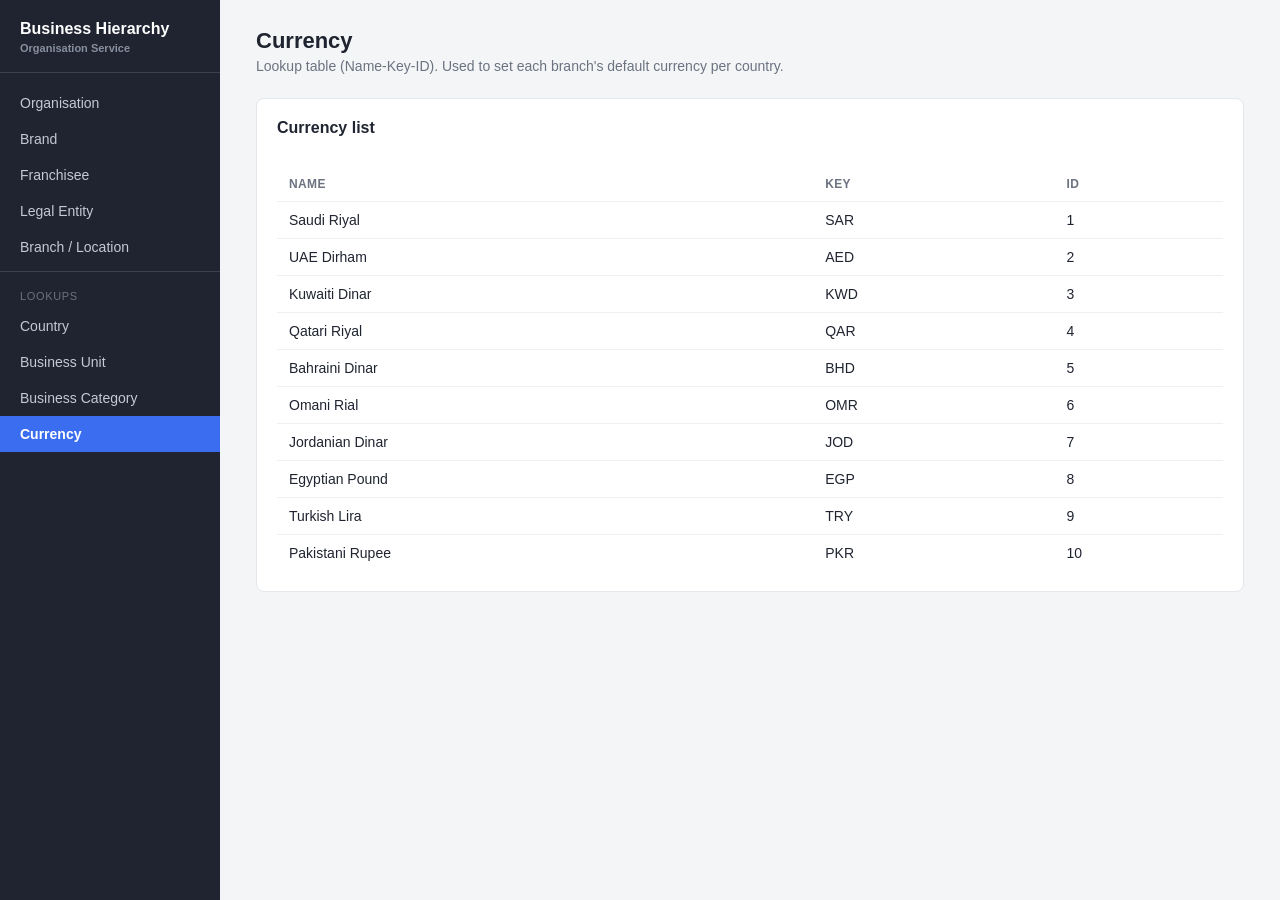
<file: currency.html>
<!DOCTYPE html>
<html lang="en">
<head>
<meta charset="UTF-8">
<meta name="viewport" content="width=device-width, initial-scale=1.0">
<title>Currency (Lookup) — Business Hierarchy Wireframe</title>
<link rel="stylesheet" href="style.css">
</head>
<body>
<div class="layout">
  <nav class="sidebar">
      <h1>Business Hierarchy<br><span class="badge">Organisation Service</span></h1>
      <a href="organisation.html">Organisation</a>
      <a href="brand.html">Brand</a>
      <a href="franchisee.html">Franchisee</a>
      <a href="legal-entity.html">Legal Entity</a>
      <a href="branch.html">Branch / Location</a>
      <div class="nav-group">Lookups</div>
      <a href="country.html">Country</a>
      <a href="business-unit.html">Business Unit</a>
      <a href="business-category.html">Business Category</a>
      <a href="currency.html" class="active">Currency</a>
    </nav>
  <main class="main">
    
    <h2>Currency</h2>
    <p class="subtitle">Lookup table (Name-Key-ID). Used to set each branch's default currency per country.</p>
    <div class="card">
      <div class="toolbar">
        <h3>Currency list</h3>
      </div>
      <table>
        <thead><tr><th>Name</th><th>Key</th><th>ID</th></tr></thead>
        <tbody>
          <tr><td>Saudi Riyal</td><td>SAR</td><td>1</td></tr>
          <tr><td>UAE Dirham</td><td>AED</td><td>2</td></tr>
          <tr><td>Kuwaiti Dinar</td><td>KWD</td><td>3</td></tr>
          <tr><td>Qatari Riyal</td><td>QAR</td><td>4</td></tr>
          <tr><td>Bahraini Dinar</td><td>BHD</td><td>5</td></tr>
          <tr><td>Omani Rial</td><td>OMR</td><td>6</td></tr>
          <tr><td>Jordanian Dinar</td><td>JOD</td><td>7</td></tr>
          <tr><td>Egyptian Pound</td><td>EGP</td><td>8</td></tr>
          <tr><td>Turkish Lira</td><td>TRY</td><td>9</td></tr>
          <tr><td>Pakistani Rupee</td><td>PKR</td><td>10</td></tr>
        </tbody>
      </table>
    </div>

  </main>
</div>
</body>
</html>
</file>
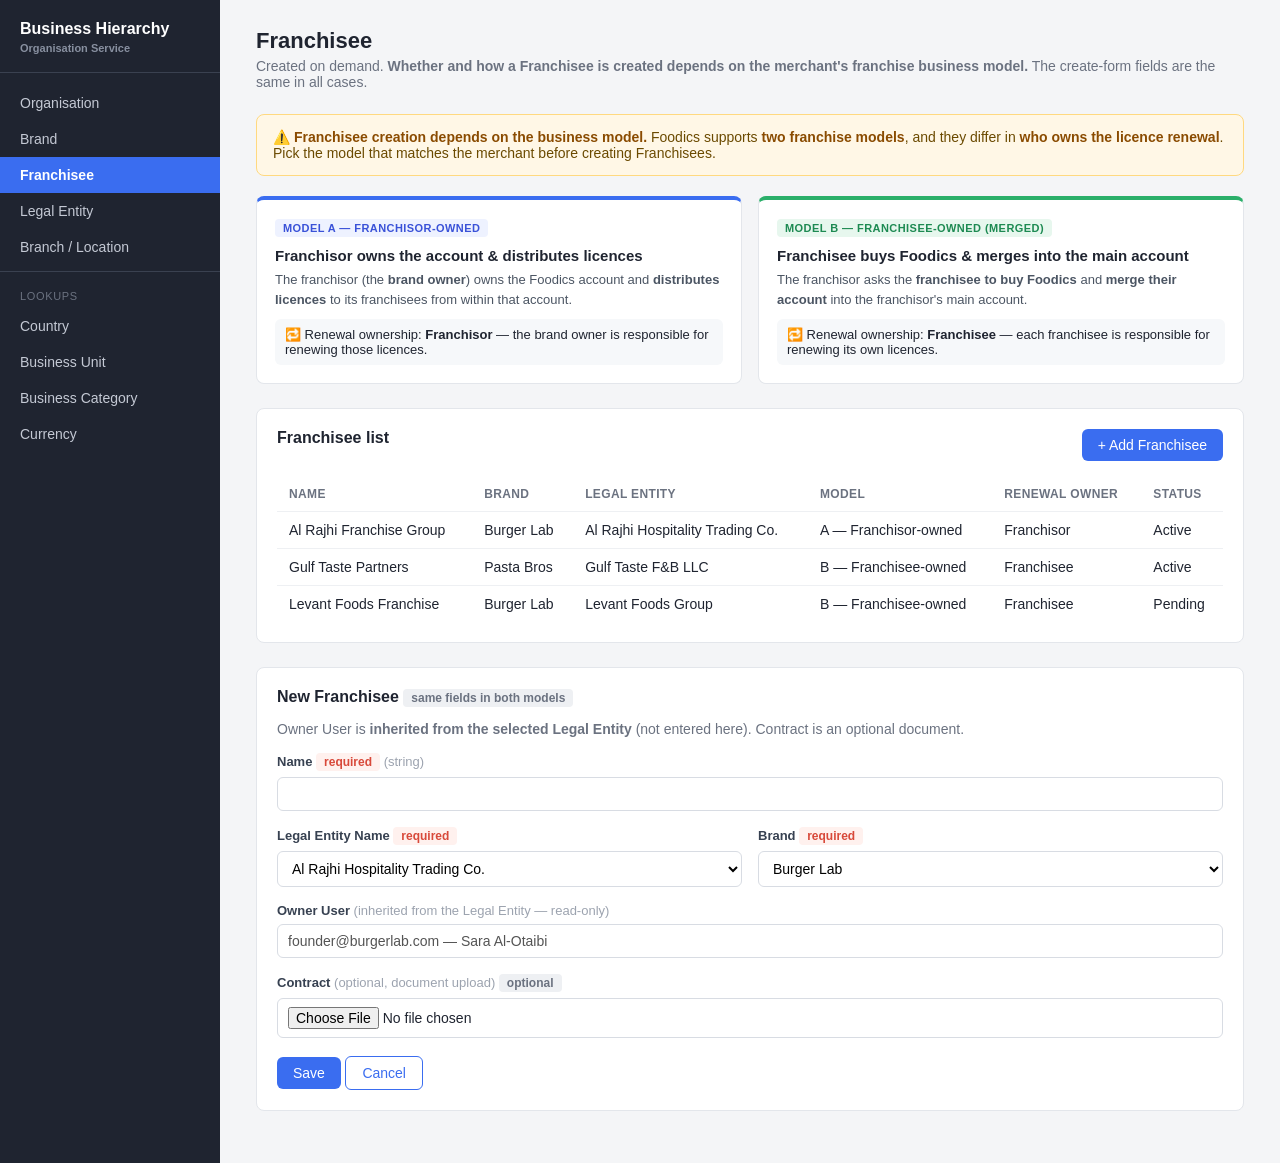
<file: franchisee.html>
<!DOCTYPE html>
<html lang="en">
<head>
<meta charset="UTF-8">
<meta name="viewport" content="width=device-width, initial-scale=1.0">
<title>Franchisee — Business Hierarchy Wireframe</title>
<link rel="stylesheet" href="style.css">
<style>
  .note { background: #eef2ff; border: 1px solid #d6deff; color: #2c3a8c; border-radius: 6px; padding: 10px 14px; font-size: 13px; margin-bottom: 16px; }
  .highlight { background: #fff7e6; border: 1px solid #ffd980; color: #6b4a00; border-radius: 8px; padding: 14px 16px; font-size: 14px; margin-bottom: 20px; }
  .highlight strong { color: #8a4b00; }
  .models { display: grid; grid-template-columns: 1fr 1fr; gap: 16px; margin-bottom: 24px; }
  .model-card { background: #fff; border: 1px solid #e3e6eb; border-radius: 8px; padding: 18px; }
  .model-card h4 { font-size: 15px; margin-bottom: 6px; }
  .model-card .pill { display: inline-block; font-size: 11px; font-weight: 700; text-transform: uppercase; letter-spacing: .04em; border-radius: 4px; padding: 3px 8px; margin-bottom: 10px; }
  .model-card.a { border-top: 4px solid #3a6df0; }
  .model-card.b { border-top: 4px solid #2baf6a; }
  .model-card.a .pill { background: #eef2ff; color: #3a52d8; }
  .model-card.b .pill { background: #e7f7ee; color: #1d8a52; }
  .model-card p { font-size: 13px; color: #4b5563; line-height: 1.5; margin-bottom: 10px; }
  .renewal { font-size: 13px; background: #f6f8fa; border-radius: 6px; padding: 8px 10px; }
  .renewal b { color: #1f2430; }
  .toggle { display: inline-block; background: #eef0f3; color: #6b7280; border-radius: 4px; padding: 2px 8px; font-size: 12px; }
</style>
</head>
<body>
<div class="layout">
  <nav class="sidebar">
      <h1>Business Hierarchy<br><span class="badge">Organisation Service</span></h1>
      <a href="organisation.html">Organisation</a>
      <a href="brand.html">Brand</a>
      <a href="franchisee.html" class="active">Franchisee</a>
      <a href="legal-entity.html">Legal Entity</a>
      <a href="branch.html">Branch / Location</a>
      <div class="nav-group">Lookups</div>
      <a href="country.html">Country</a>
      <a href="business-unit.html">Business Unit</a>
      <a href="business-category.html">Business Category</a>
      <a href="currency.html">Currency</a>
    </nav>
  <main class="main">

    <h2>Franchisee</h2>
    <p class="subtitle">Created on demand. <strong>Whether and how a Franchisee is created depends on the merchant's franchise business model.</strong> The create-form fields are the same in all cases.</p>

    <div class="highlight">
      ⚠️ <strong>Franchisee creation depends on the business model.</strong> Foodics supports <strong>two franchise models</strong>, and they differ in <strong>who owns the licence renewal</strong>. Pick the model that matches the merchant before creating Franchisees.
    </div>

    <div class="models">
      <div class="model-card a">
        <span class="pill">Model A — Franchisor-owned</span>
        <h4>Franchisor owns the account &amp; distributes licences</h4>
        <p>The franchisor (the <strong>brand owner</strong>) owns the Foodics account and <strong>distributes licences</strong> to its franchisees from within that account.</p>
        <div class="renewal">🔁 Renewal ownership: <b>Franchisor</b> — the brand owner is responsible for renewing those licences.</div>
      </div>
      <div class="model-card b">
        <span class="pill">Model B — Franchisee-owned (merged)</span>
        <h4>Franchisee buys Foodics &amp; merges into the main account</h4>
        <p>The franchisor asks the <strong>franchisee to buy Foodics</strong> and <strong>merge their account</strong> into the franchisor's main account.</p>
        <div class="renewal">🔁 Renewal ownership: <b>Franchisee</b> — each franchisee is responsible for renewing its own licences.</div>
      </div>
    </div>

    <div class="card">
      <div class="toolbar">
        <h3>Franchisee list</h3>
        <a class="btn" href="#new-franchisee">+ Add Franchisee</a>
      </div>
      <table>
        <thead><tr><th>Name</th><th>Brand</th><th>Legal Entity</th><th>Model</th><th>Renewal Owner</th><th>Status</th></tr></thead>
        <tbody>
          <tr><td>Al Rajhi Franchise Group</td><td>Burger Lab</td><td>Al Rajhi Hospitality Trading Co.</td><td>A — Franchisor-owned</td><td>Franchisor</td><td>Active</td></tr>
          <tr><td>Gulf Taste Partners</td><td>Pasta Bros</td><td>Gulf Taste F&B LLC</td><td>B — Franchisee-owned</td><td>Franchisee</td><td>Active</td></tr>
          <tr><td>Levant Foods Franchise</td><td>Burger Lab</td><td>Levant Foods Group</td><td>B — Franchisee-owned</td><td>Franchisee</td><td>Pending</td></tr>
        </tbody>
      </table>
    </div>

    <div class="card" id="new-franchisee">
      <h3>New Franchisee <span class="toggle">same fields in both models</span></h3>
      <p class="subtitle" style="margin-bottom:16px;">Owner User is <strong>inherited from the selected Legal Entity</strong> (not entered here). Contract is an optional document.</p>
      <div class="form-grid">
        <div class="field span-2"><label>Name <span class="tag required">required</span> <span class="hint">(string)</span></label><input type='text' placeholder=''></div>
        <div class="field"><label>Legal Entity Name <span class="tag required">required</span></label><select><option>Al Rajhi Hospitality Trading Co.</option><option>Gulf Taste F&amp;B LLC</option><option>Levant Foods Group</option><option>Burger Lab Trading Co.</option><option>Acme F&amp;B LLC</option></select></div>
        <div class="field"><label>Brand <span class="tag required">required</span></label><select><option>Burger Lab</option><option>Pasta Bros</option></select></div>
        <div class="field span-2"><label>Owner User <span class="hint">(inherited from the Legal Entity — read-only)</span></label><input type='text' value='founder@burgerlab.com — Sara Al-Otaibi' disabled></div>
        <div class="field span-2"><label>Contract <span class="hint">(optional, document upload)</span> <span class="tag optional">optional</span></label><input type='file'></div>
      </div>
      <br>
      <a class="btn" href="#">Save</a>
      <a class="btn secondary" href="#">Cancel</a>
    </div>

  </main>
</div>
</body>
</html>
</file>
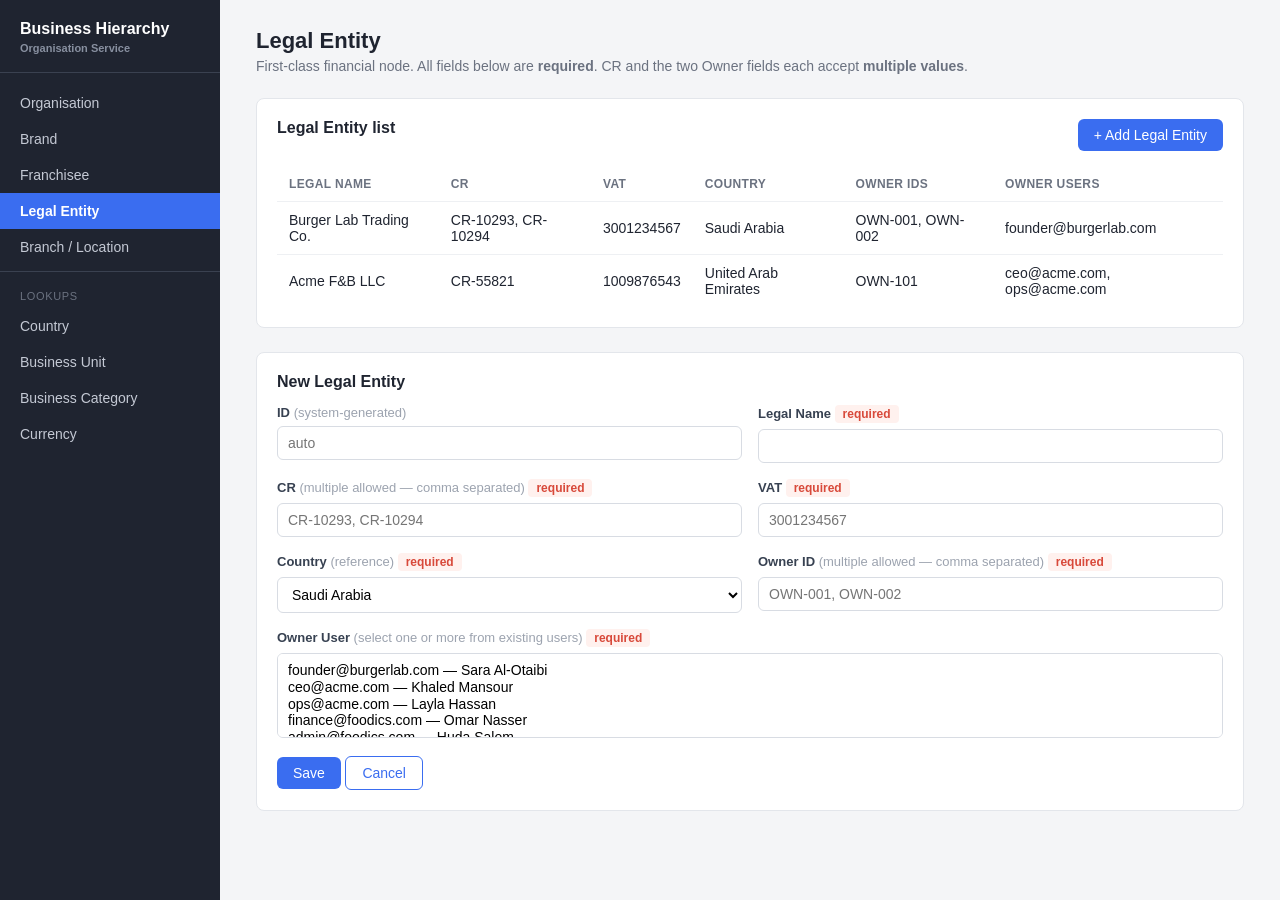
<file: legal-entity.html>
<!DOCTYPE html>
<html lang="en">
<head>
<meta charset="UTF-8">
<meta name="viewport" content="width=device-width, initial-scale=1.0">
<title>Legal Entity — Business Hierarchy Wireframe</title>
<link rel="stylesheet" href="style.css">
</head>
<body>
<div class="layout">
  <nav class="sidebar">
      <h1>Business Hierarchy<br><span class="badge">Organisation Service</span></h1>
      <a href="organisation.html">Organisation</a>
      <a href="brand.html">Brand</a>
      <a href="franchisee.html">Franchisee</a>
      <a href="legal-entity.html" class="active">Legal Entity</a>
      <a href="branch.html">Branch / Location</a>
      <div class="nav-group">Lookups</div>
      <a href="country.html">Country</a>
      <a href="business-unit.html">Business Unit</a>
      <a href="business-category.html">Business Category</a>
      <a href="currency.html">Currency</a>
    </nav>
  <main class="main">
    
    <h2>Legal Entity</h2>
    <p class="subtitle">First-class financial node. All fields below are <strong>required</strong>. CR and the two Owner fields each accept <strong>multiple values</strong>.</p>
    <div class="card">
      <div class="toolbar">
        <h3>Legal Entity list</h3>
        <a class="btn" href="#new-legal-entity">+ Add Legal Entity</a>
      </div>
      <table>
        <thead><tr><th>Legal Name</th><th>CR</th><th>VAT</th><th>Country</th><th>Owner IDs</th><th>Owner Users</th></tr></thead>
        <tbody>
          <tr><td>Burger Lab Trading Co.</td><td>CR-10293, CR-10294</td><td>3001234567</td><td>Saudi Arabia</td><td>OWN-001, OWN-002</td><td>founder@burgerlab.com</td></tr>
          <tr><td>Acme F&B LLC</td><td>CR-55821</td><td>1009876543</td><td>United Arab Emirates</td><td>OWN-101</td><td>ceo@acme.com, ops@acme.com</td></tr>
        </tbody>
      </table>
    </div>

    <div class="card" id="new-legal-entity">
      <h3>New Legal Entity</h3>
      <div class="form-grid">
        <div class="field"><label>ID <span class="hint">(system-generated)</span></label><input type='text' placeholder='auto' disabled></div>
        <div class="field"><label>Legal Name <span class="tag required">required</span></label><input type='text' placeholder=''></div>
        <div class="field"><label>CR <span class="hint">(multiple allowed — comma separated)</span> <span class="tag required">required</span></label><input type='text' placeholder='CR-10293, CR-10294'></div>
        <div class="field"><label>VAT <span class="tag required">required</span></label><input type='text' placeholder='3001234567'></div>
        <div class="field"><label>Country <span class="hint">(reference)</span> <span class="tag required">required</span></label><select><option>Saudi Arabia</option><option>United Arab Emirates</option><option>Kuwait</option></select></div>
        <div class="field"><label>Owner ID <span class="hint">(multiple allowed — comma separated)</span> <span class="tag required">required</span></label><input type='text' placeholder='OWN-001, OWN-002'></div>
        <div class="field span-2"><label>Owner User <span class="hint">(select one or more from existing users)</span> <span class="tag required">required</span></label><select multiple size="4"><option>founder@burgerlab.com — Sara Al-Otaibi</option><option>ceo@acme.com — Khaled Mansour</option><option>ops@acme.com — Layla Hassan</option><option>finance@foodics.com — Omar Nasser</option><option>admin@foodics.com — Huda Salem</option></select></div>
      </div>
      <br>
      <a class="btn" href="#">Save</a>
      <a class="btn secondary" href="#">Cancel</a>
    </div>
    
  </main>
</div>
</body>
</html>
</file>
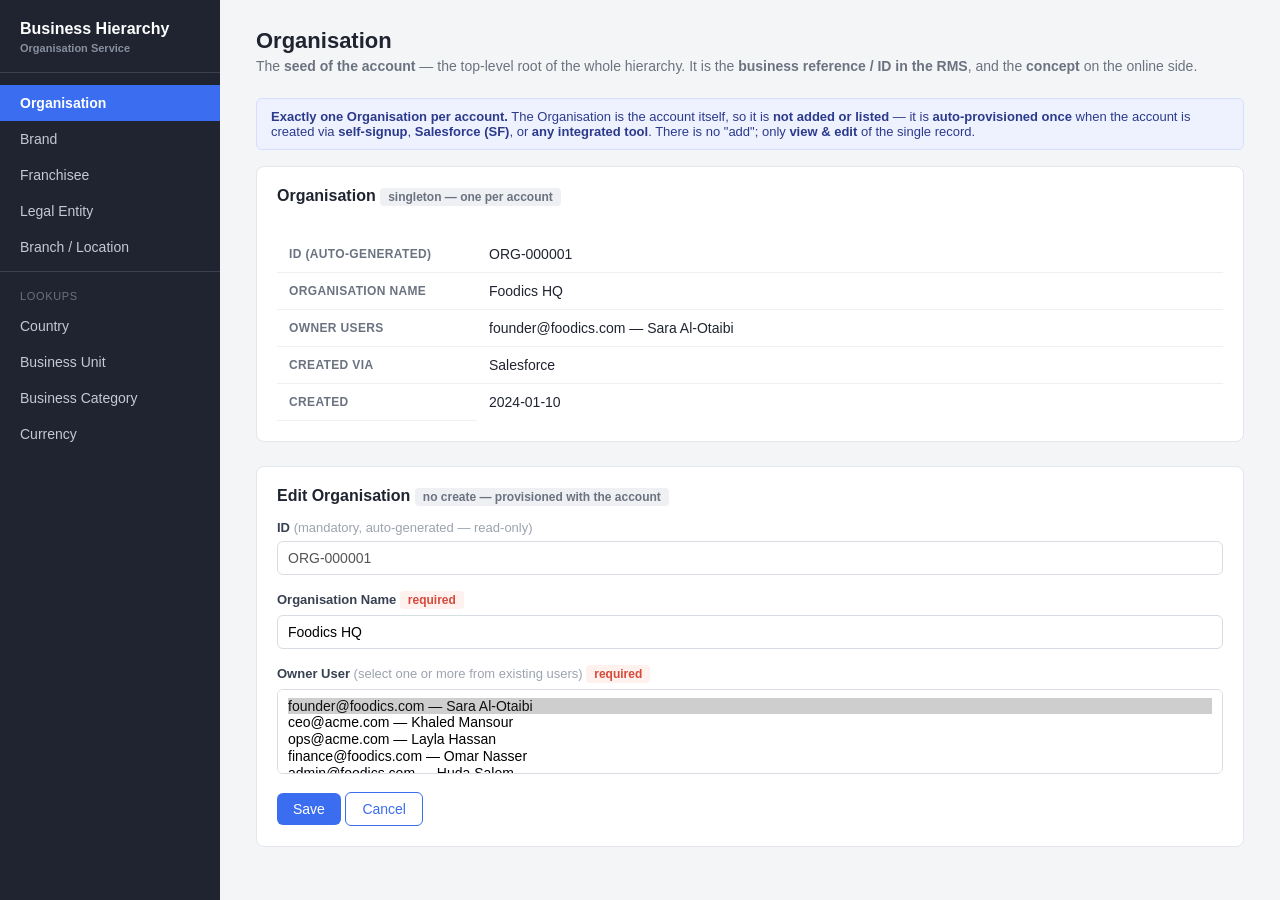
<file: organisation.html>
<!DOCTYPE html>
<html lang="en">
<head>
<meta charset="UTF-8">
<meta name="viewport" content="width=device-width, initial-scale=1.0">
<title>Organisation — Business Hierarchy Wireframe</title>
<link rel="stylesheet" href="style.css">
<style>
  .note { background: #eef2ff; border: 1px solid #d6deff; color: #2c3a8c; border-radius: 6px; padding: 10px 14px; font-size: 13px; margin-bottom: 16px; }
  .toggle { display: inline-block; background: #eef0f3; color: #6b7280; border-radius: 4px; padding: 2px 8px; font-size: 12px; }
</style>
</head>
<body>
<div class="layout">
  <nav class="sidebar">
      <h1>Business Hierarchy<br><span class="badge">Organisation Service</span></h1>
      <a href="organisation.html" class="active">Organisation</a>
      <a href="brand.html">Brand</a>
      <a href="franchisee.html">Franchisee</a>
      <a href="legal-entity.html">Legal Entity</a>
      <a href="branch.html">Branch / Location</a>
      <div class="nav-group">Lookups</div>
      <a href="country.html">Country</a>
      <a href="business-unit.html">Business Unit</a>
      <a href="business-category.html">Business Category</a>
      <a href="currency.html">Currency</a>
    </nav>
  <main class="main">
    
    <h2>Organisation</h2>
    <p class="subtitle">The <strong>seed of the account</strong> — the top-level root of the whole hierarchy. It is the <strong>business reference / ID in the RMS</strong>, and the <strong>concept</strong> on the online side.</p>

    <div class="note">
      <strong>Exactly one Organisation per account.</strong> The Organisation is the account itself, so it is <strong>not added or listed</strong> — it is <strong>auto-provisioned once</strong> when the account is created via <strong>self-signup</strong>, <strong>Salesforce (SF)</strong>, or <strong>any integrated tool</strong>. There is no "add"; only <strong>view &amp; edit</strong> of the single record.
    </div>

    <div class="card">
      <div class="toolbar">
        <h3>Organisation <span class="toggle">singleton — one per account</span></h3>
      </div>
      <table>
        <tbody>
          <tr><th style="width:200px">ID <span class="hint">(auto-generated)</span></th><td>ORG-000001</td></tr>
          <tr><th>Organisation Name</th><td>Foodics HQ</td></tr>
          <tr><th>Owner Users</th><td>founder@foodics.com — Sara Al-Otaibi</td></tr>
          <tr><th>Created via</th><td>Salesforce</td></tr>
          <tr><th>Created</th><td>2024-01-10</td></tr>
        </tbody>
      </table>
    </div>

    <div class="card" id="edit-organisation">
      <h3>Edit Organisation <span class="toggle">no create — provisioned with the account</span></h3>
      <div class="form-grid">
        <div class="field span-2"><label>ID <span class="hint">(mandatory, auto-generated — read-only)</span></label><input type='text' value='ORG-000001' disabled></div>
        <div class="field span-2"><label>Organisation Name <span class="tag required">required</span></label><input type='text' value='Foodics HQ'></div>
        <div class="field span-2"><label>Owner User <span class="hint">(select one or more from existing users)</span> <span class="tag required">required</span></label><select multiple size="4"><option selected>founder@foodics.com — Sara Al-Otaibi</option><option>ceo@acme.com — Khaled Mansour</option><option>ops@acme.com — Layla Hassan</option><option>finance@foodics.com — Omar Nasser</option><option>admin@foodics.com — Huda Salem</option></select></div>
      </div>
      <br>
      <a class="btn" href="#">Save</a>
      <a class="btn secondary" href="#">Cancel</a>
    </div>
    
  </main>
</div>
</body>
</html>
</file>
<file: wireframes/business-hierarchy/style.css>
* { box-sizing: border-box; margin: 0; padding: 0; font-family: -apple-system, BlinkMacSystemFont, "Segoe UI", Roboto, sans-serif; }
body { background: #f4f5f7; color: #1f2430; }

.layout { display: flex; min-height: 100vh; }

.sidebar { width: 220px; background: #1f2430; color: #fff; padding: 20px 0; flex-shrink: 0; }
.sidebar h1 { font-size: 16px; padding: 0 20px 16px; border-bottom: 1px solid #3a4150; margin-bottom: 12px; }
.sidebar a { display: block; padding: 10px 20px; color: #c4c9d4; text-decoration: none; font-size: 14px; }
.sidebar a:hover { background: #2c3340; color: #fff; }
.sidebar a.active { background: #3a6df0; color: #fff; font-weight: 600; }
.sidebar .badge { font-size: 11px; color: #8890a0; }
.sidebar .nav-group { font-size: 11px; text-transform: uppercase; letter-spacing: .06em; color: #6b7280; padding: 18px 20px 6px; margin-top: 6px; border-top: 1px solid #3a4150; }

.main { flex: 1; padding: 28px 36px; }
.main h2 { font-size: 22px; margin-bottom: 4px; }
.main .subtitle { color: #6b7280; font-size: 14px; margin-bottom: 24px; }

.card { background: #fff; border: 1px solid #e3e6eb; border-radius: 8px; padding: 20px; margin-bottom: 24px; }
.card h3 { font-size: 16px; margin-bottom: 14px; }

table { width: 100%; border-collapse: collapse; font-size: 14px; }
th, td { text-align: left; padding: 10px 12px; border-bottom: 1px solid #eef0f3; }
th { color: #6b7280; font-weight: 600; font-size: 12px; text-transform: uppercase; letter-spacing: .03em; }
tr:last-child td { border-bottom: none; }

.tag { display: inline-block; background: #eef2ff; color: #3a52d8; border-radius: 4px; padding: 2px 8px; font-size: 12px; }
.tag.required { background: #fff1ee; color: #d8493a; }
.tag.optional { background: #eef0f3; color: #6b7280; }

.btn { display: inline-block; background: #3a6df0; color: #fff; border: none; border-radius: 6px; padding: 8px 16px; font-size: 14px; cursor: pointer; text-decoration: none; }
.btn.secondary { background: #fff; color: #3a6df0; border: 1px solid #3a6df0; }

.toolbar { display: flex; justify-content: space-between; align-items: center; margin-bottom: 16px; }

.form-grid { display: grid; grid-template-columns: 1fr 1fr; gap: 16px; }
.field { display: flex; flex-direction: column; gap: 6px; }
.field label { font-size: 13px; font-weight: 600; color: #374151; }
.field label .hint { font-weight: 400; color: #9ca3af; }
.field input, .field select, .field textarea { border: 1px solid #d8dce3; border-radius: 6px; padding: 8px 10px; font-size: 14px; background: #fff; }
.field.span-2 { grid-column: span 2; }

.tree { font-size: 14px; line-height: 2; }
.tree > div { display: flex; align-items: center; flex-wrap: wrap; gap: 4px 0; }
.tree .auto { white-space: nowrap; }
.tree .lvl { display: inline-block; padding: 4px 10px; border-radius: 6px; margin-right: 6px; }
.tree .l0 { background: #1f2430; color: #fff; }
.tree .l1 { background: #3a4150; color: #fff; }
.tree .l2 { background: #3a6df0; color: #fff; }
.tree .l3 { background: #6b8af2; color: #fff; }
.tree .l4 { background: #9db1f5; color: #1f2430; }
.tree .l5 { background: #c4ceff; color: #1f2430; }
.tree .l6 { background: #e0e6ff; color: #1f2430; }
.tree .l7 { background: #eef2ff; color: #1f2430; }
.tree .indent-1 { margin-left: 28px; }
.tree .indent-2 { margin-left: 56px; }
.tree .indent-3 { margin-left: 84px; }
.tree .indent-4 { margin-left: 112px; }
.tree .indent-5 { margin-left: 140px; }
.tree .indent-6 { margin-left: 168px; }
.tree .indent-7 { margin-left: 196px; }
.tree .auto { color: #9ca3af; font-style: italic; font-size: 12px; margin-left: 8px; }
</file>
<file: style.css>
* { box-sizing: border-box; margin: 0; padding: 0; font-family: -apple-system, BlinkMacSystemFont, "Segoe UI", Roboto, sans-serif; }
body { background: #f4f5f7; color: #1f2430; }

.layout { display: flex; min-height: 100vh; }

.sidebar { width: 220px; background: #1f2430; color: #fff; padding: 20px 0; flex-shrink: 0; }
.sidebar h1 { font-size: 16px; padding: 0 20px 16px; border-bottom: 1px solid #3a4150; margin-bottom: 12px; }
.sidebar a { display: block; padding: 10px 20px; color: #c4c9d4; text-decoration: none; font-size: 14px; }
.sidebar a:hover { background: #2c3340; color: #fff; }
.sidebar a.active { background: #3a6df0; color: #fff; font-weight: 600; }
.sidebar .badge { font-size: 11px; color: #8890a0; }
.sidebar .nav-group { font-size: 11px; text-transform: uppercase; letter-spacing: .06em; color: #6b7280; padding: 18px 20px 6px; margin-top: 6px; border-top: 1px solid #3a4150; }

.main { flex: 1; padding: 28px 36px; }
.main h2 { font-size: 22px; margin-bottom: 4px; }
.main .subtitle { color: #6b7280; font-size: 14px; margin-bottom: 24px; }

.card { background: #fff; border: 1px solid #e3e6eb; border-radius: 8px; padding: 20px; margin-bottom: 24px; }
.card h3 { font-size: 16px; margin-bottom: 14px; }

table { width: 100%; border-collapse: collapse; font-size: 14px; }
th, td { text-align: left; padding: 10px 12px; border-bottom: 1px solid #eef0f3; }
th { color: #6b7280; font-weight: 600; font-size: 12px; text-transform: uppercase; letter-spacing: .03em; }
tr:last-child td { border-bottom: none; }

.tag { display: inline-block; background: #eef2ff; color: #3a52d8; border-radius: 4px; padding: 2px 8px; font-size: 12px; }
.tag.required { background: #fff1ee; color: #d8493a; }
.tag.optional { background: #eef0f3; color: #6b7280; }

.btn { display: inline-block; background: #3a6df0; color: #fff; border: none; border-radius: 6px; padding: 8px 16px; font-size: 14px; cursor: pointer; text-decoration: none; }
.btn.secondary { background: #fff; color: #3a6df0; border: 1px solid #3a6df0; }

.toolbar { display: flex; justify-content: space-between; align-items: center; margin-bottom: 16px; }

.form-grid { display: grid; grid-template-columns: 1fr 1fr; gap: 16px; }
.field { display: flex; flex-direction: column; gap: 6px; }
.field label { font-size: 13px; font-weight: 600; color: #374151; }
.field label .hint { font-weight: 400; color: #9ca3af; }
.field input, .field select, .field textarea { border: 1px solid #d8dce3; border-radius: 6px; padding: 8px 10px; font-size: 14px; background: #fff; }
.field.span-2 { grid-column: span 2; }

.tree { font-size: 14px; line-height: 2; }
.tree > div { display: flex; align-items: center; flex-wrap: wrap; gap: 4px 0; }
.tree .auto { white-space: nowrap; }
.tree .lvl { display: inline-block; padding: 4px 10px; border-radius: 6px; margin-right: 6px; }
.tree .l0 { background: #1f2430; color: #fff; }
.tree .l1 { background: #3a4150; color: #fff; }
.tree .l2 { background: #3a6df0; color: #fff; }
.tree .l3 { background: #6b8af2; color: #fff; }
.tree .l4 { background: #9db1f5; color: #1f2430; }
.tree .l5 { background: #c4ceff; color: #1f2430; }
.tree .l6 { background: #e0e6ff; color: #1f2430; }
.tree .l7 { background: #eef2ff; color: #1f2430; }
.tree .indent-1 { margin-left: 28px; }
.tree .indent-2 { margin-left: 56px; }
.tree .indent-3 { margin-left: 84px; }
.tree .indent-4 { margin-left: 112px; }
.tree .indent-5 { margin-left: 140px; }
.tree .indent-6 { margin-left: 168px; }
.tree .indent-7 { margin-left: 196px; }
.tree .auto { color: #9ca3af; font-style: italic; font-size: 12px; margin-left: 8px; }
</file>
